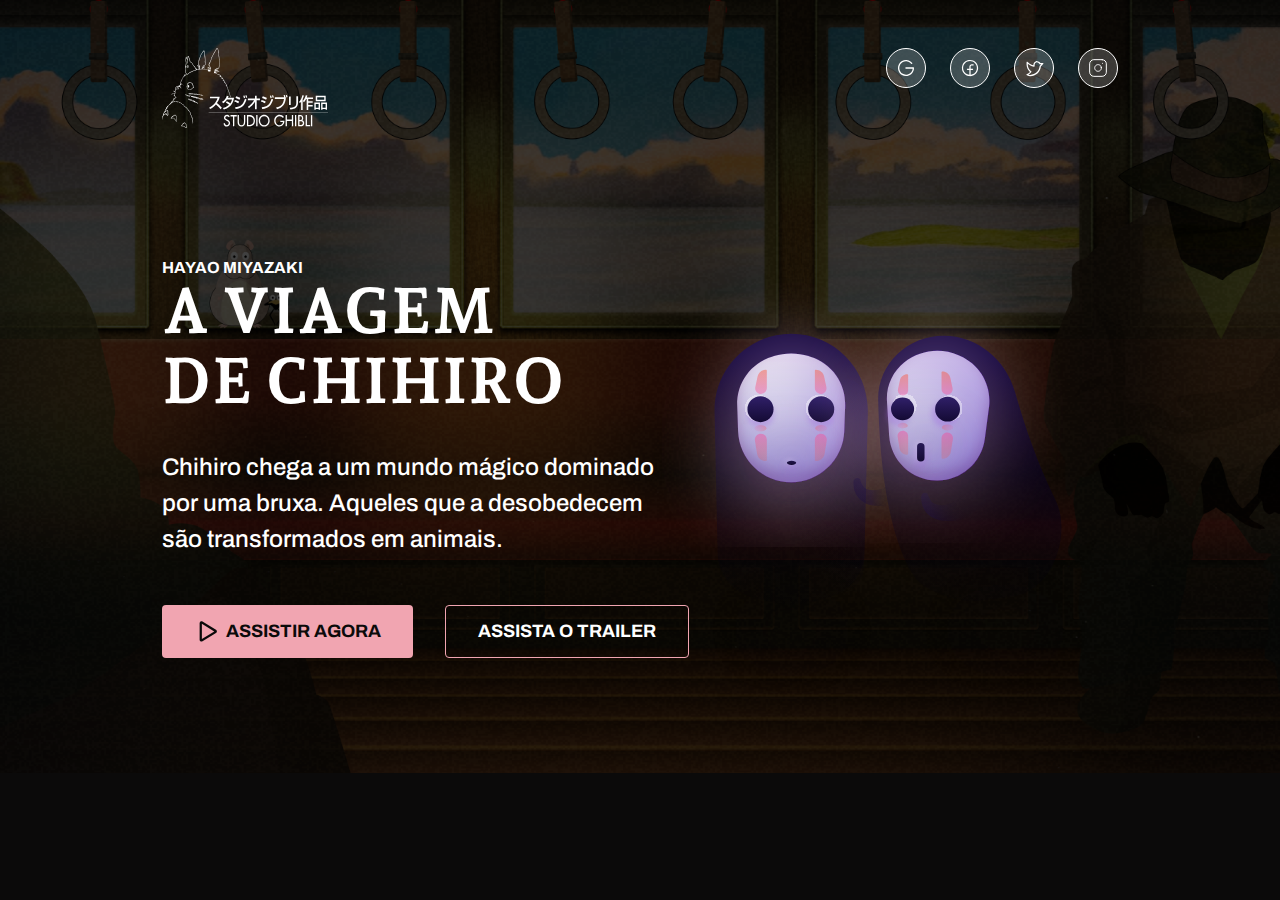
<file: index.html>
<!DOCTYPE html>
<html lang="pt-br">

<head>
  <meta charset="UTF-8">
  <meta name="viewport" content="width=device-width, initial-scale=1.0">
  <link rel="preconnect" href="https://fonts.googleapis.com">
  <link rel="preconnect" href="https://fonts.gstatic.com" crossorigin>
  <link
    href="https://fonts.googleapis.com/css2?family=Andada+Pro:ital,wght@0,400..840;1,400..840&family=Archivo:ital,wght@0,100..900;1,100..900&display=swap"
    rel="stylesheet">
  <link rel="stylesheet" href="./css/styles.css">
  <script defer src="./js/main.js" type='module'></script>
  <title>Codelandia - Desafion 05 - Studio Ghibli</title>
</head>

<body>
  <div id="container">
    <header>
      <div class="logo">
        <img src="./assets/logo.svg" alt="Studio Ghibli">
      </div>
      <div class="social">
        <a href="#">
          <img src="./assets/icons/google.svg" alt="Google">
        </a>
        <a href="#">
          <img src="./assets/icons/facebook.svg" alt="Facebook">
        </a>
        <a href="#">
          <img src="./assets/icons/twitter.svg" alt="Twitter">
        </a>
        <a href="#">
          <img src="./assets/icons/instagram.svg" alt="Instagram">
        </a>
      </div>
    </header>
    <main>
      <div class="illustration">
        <img src="./assets/illustration.svg" alt="Studio Ghibli character">
      </div>
      <div class="panel">
        <strong>HAYAO MIYAZAKI</strong>
        <h1>A VIAGEM <br>
          DE CHIHIRO</h1>
        <p>Chihiro chega a um mundo mágico dominado por uma bruxa. Aqueles que a desobedecem são transformados em
          animais.</p>
        <div class="watch-controls">
          <button class="primary">
            <img src="./assets/icons/play.svg" alt="play icon">
            assistir agora
          </button>
          <button class="secondary">
            assista o trailer
          </button>
        </div>
      </div>
    </main>
  </div>

</body>

</html>
</file>
<file: css/styles.css>
��: r o o t   {  
       f o n t - s i z e :   6 2 . 5 % ;  
       - - c l r - b r a n d :   # F 1 A 5 B 1 ;  
       - - c l r - d a r k :   # 0 B 0 A 0 A ;  
       - - c l r - l i g h t :   # F F F F F F ;  
 }  
  
 *   {  
       m a r g i n :   0 ;  
       p a d d i n g :   0 ;  
       b o x - s i z i n g :   b o r d e r - b o x ;  
       - w e b k i t - f o n t - s m o o t h i n g :   a n t i a l i a s e d ;  
       - m o z - o s x - f o n t - s m o o t h i n g :   g r a y s c a l e ;  
       c o l o r :   # f f f ;  
       f o n t - f a m i l y :   ' A r c h i v o ' ,   s a n s - s e r i f ;  
       f o n t - s i z e :   1 . 6 r e m ;  
 }  
  
 a   {  
       t e x t - d e c o r a t i o n :   n o n e ;  
 }  
  
 i n p u t ,  
 t e x t a r e a ,  
 b u t t o n ,  
 f i e l d s e t   {  
       b o r d e r :   n o n e ;  
       b a c k g r o u n d - c o l o r :   t r a n s p a r e n t ;  
 }  
  
 b o d y   {  
       b a c k g r o u n d - c o l o r :   v a r ( - - c l r - d a r k ) ;  
       b a c k g r o u n d - i m a g e :   u r l ( ' . . / a s s e t s / b a c k g r o u n d - m o b i l e . p n g ' ) ;  
       b a c k g r o u n d - r e p e a t :   n o - r e p e a t ;  
       b a c k g r o u n d - s i z e :   c o v e r ;  
       b a c k g r o u n d - p o s i t i o n :   t o p ;  
       p a d d i n g - i n l i n e :   2 . 2 r e m ;  
 }  
  
 . s o c i a l   {  
       d i s p l a y :   n o n e ;  
 }  
  
 h e a d e r   {  
       p a d d i n g :   2 . 4 r e m ;  
       d i s p l a y :   f l e x ;  
       j u s t i f y - c o n t e n t :   c e n t e r ;  
 }  
  
 . l o g o   i m g   {  
       m a x - h e i g h t :   4 . 8 r e m ;  
 }  
  
 m a i n   {  
       p a d d i n g - b l o c k :   6 . 4 r e m ;  
 }  
  
 . p a n e l   s t r o n g   {  
       t e x t - t r a n s f o r m :   u p p e r c a s e ;  
       m a r g i n - b o t t o m :   0 . 8 r e m ;  
 }  
  
 . p a n e l   h 1   {  
       f o n t - f a m i l y :   ' A n d a d a   P r o ' ;  
       f o n t - s i z e :   4 r e m ;  
       f o n t - w e i g h t :   8 0 0 ;  
       l i n e - h e i g h t :   1 1 0 % ;  
       m a r g i n - b o t t o m :   3 . 2 r e m ;  
 }  
  
 . p a n e l   p   {  
       f o n t - w e i g h t :   5 0 0 ;  
       l i n e - h e i g h t :   1 5 0 % ;  
 }  
  
 . i l l u s t r a t i o n   {  
       d i s p l a y :   f l e x ;  
       a l i g n - i t e m s :   c e n t e r ;  
       j u s t i f y - c o n t e n t :   c e n t e r ;  
       o v e r f l o w :   h i d d e n ;  
 }  
  
 . i l l u s t r a t i o n   i m g   {  
       m a x - w i d t h :   2 5 r e m ;  
 }  
  
 . w a t c h - c o n t r o l s   {  
       m a r g i n - t o p :   3 . 2 r e m ;  
       d i s p l a y :   f l e x ;  
       f l e x - d i r e c t i o n :   c o l u m n ;  
       g a p :   3 . 2 r e m ;  
 }  
  
 . w a t c h - c o n t r o l s   b u t t o n   {  
       m i n - w i d t h :   1 0 0 % ;  
       p a d d i n g :   1 . 4 r e m   3 . 2 r e m ;  
       d i s p l a y :   f l e x ;  
       a l i g n - i t e m s :   c e n t e r ;  
       j u s t i f y - c o n t e n t :   c e n t e r ;  
       g a p :   0 . 8 r e m ;  
       b o r d e r - r a d i u s :   0 . 4 r e m ;  
       f o n t - s i z e :   1 . 8 r e m ;  
       f o n t - w e i g h t :   7 0 0 ;  
       t e x t - t r a n s f o r m :   u p p e r c a s e ;  
       t e x t - w r a p :   n o w r a p ;  
       c u r s o r :   p o i n t e r ;  
 }  
  
 . w a t c h - c o n t r o l s   b u t t o n : h o v e r   {  
       f i l t e r :   o p a c i t y ( 0 . 8 ) ;  
 }  
  
  
 b u t t o n . p r i m a r y ,  
 b u t t o n . b a c k   {  
       b a c k g r o u n d - c o l o r :   v a r ( - - c l r - b r a n d ) ;  
       c o l o r :   v a r ( - - c l r - d a r k ) ;  
 }  
  
 b u t t o n . s e c o n d a r y   {  
       b o r d e r :   1 p x   s o l i d   v a r ( - - c l r - b r a n d ) ;  
 }  
  
 b u t t o n . b a c k   i m g   {  
       t r a n s f o r m :   r o t a t e ( 1 8 0 d e g ) ;  
 }  
  
 @ m e d i a   ( m i n - w i d t h :   3 7 6 p x )   {  
       b o d y   {  
             b a c k g r o u n d - i m a g e :   u r l ( ' . . / a s s e t s / b a c k g r o u n d - t a b l e t . p n g ' ) ;  
             b a c k g r o u n d - s i z e :   c o v e r ;  
             b a c k g r o u n d - p o s i t i o n :   b o t t o m ;  
       }  
  
       h e a d e r   {  
             d i s p l a y :   f l e x ;  
             j u s t i f y - c o n t e n t :   s p a c e - b e t w e e n ;  
             p a d d i n g :   3 . 2 r e m ;  
       }  
  
       . l o g o   i m g   {  
             m a x - h e i g h t :   6 . 4 r e m ;  
       }  
  
       . s o c i a l   {  
             d i s p l a y :   f l e x ;  
             g a p :   2 . 4 r e m ;  
       }  
  
       . s o c i a l   a   {  
             b o r d e r - r a d i u s :   5 0 % ;  
             m a x - h e i g h t :   4 r e m ;  
       }  
  
       . s o c i a l   a : h o v e r   i m g   {  
             f i l t e r :   o p a c i t y ( 0 . 8 ) ;  
       }  
  
       m a i n   {  
             m a x - w i d t h :   4 4 . 8 r e m ;  
             m a r g i n :   0   a u t o ;  
             p a d d i n g - b l o c k :   8 r e m ;  
       }  
  
       . i l l u s t r a t i o n   i m g   {  
             m a x - w i d t h :   3 2 . 7 r e m ;  
       }  
  
       . p a n e l   p   {  
             t e x t - a l i g n :   c e n t e r ;  
       }  
  
       . w a t c h - c o n t r o l s   {  
             m a r g i n - t o p :   4 . 8 r e m ;  
       }  
 }  
  
 @ m e d i a   ( m i n - w i d t h :   1 0 2 4 p x )   {  
       b o d y   {  
             b a c k g r o u n d - i m a g e :   u r l ( ' . . / a s s e t s / b a c k g r o u n d - d e s k t o p . p n g ' ) ;  
       }  
  
       h e a d e r   {  
             p a d d i n g :   4 . 8 r e m   1 4 r e m ;  
       }  
  
       . l o g o   i m g   {  
             m a x - h e i g h t :   8 r e m ;  
       }  
  
       m a i n   {  
             d i s p l a y :   g r i d ;  
             g r i d - t e m p l a t e - a r e a s :   " p a n e l   i l l u s t r a t i o n " ;  
             g r i d - a u t o - c o l u m n s :   r e p e a t ( 2 ,   1 f r ) ;  
             m a x - w i d t h :   1 0 0 % ;  
             p a d d i n g - i n l i n e :   1 4 r e m ;  
             j u s t i f y - c o n t e n t :   s p a c e - b e t w e e n ;  
       }  
  
       . p a n e l   h 1   {  
             f o n t - s i z e :   6 . 4 r e m ;  
       }  
  
       . p a n e l   p   {  
             f o n t - s i z e :   2 . 4 r e m ;  
             t e x t - a l i g n :   i n i t i a l ;  
       }  
  
       . i l l u s t r a t i o n   {  
             g r i d - a r e a :   i l l u s t r a t i o n ;  
       }  
  
       . i l l u s t r a t i o n   i m g   {  
             m a x - w i d t h :   1 0 0 % ;  
       }  
  
       . p a n e l   {  
             g r i d - a r e a :   p a n e l ;  
             m a x - w i d t h :   5 0 r e m ;  
       }  
  
       . w a t c h - c o n t r o l s   {  
             f l e x - d i r e c t i o n :   r o w ;  
       }  
  
       . w a t c h - c o n t r o l s   b u t t o n   {  
             m i n - w i d t h :   i n i t i a l ;  
       }  
  
 }  
  
 @ m e d i a   ( m i n - w i d t h : 1 4 4 1 p x )   {  
  
       h e a d e r ,  
       m a i n   {  
             p a d d i n g - i n l i n e :   3 5 r e m ;  
       }  
  
 } 
</file>
